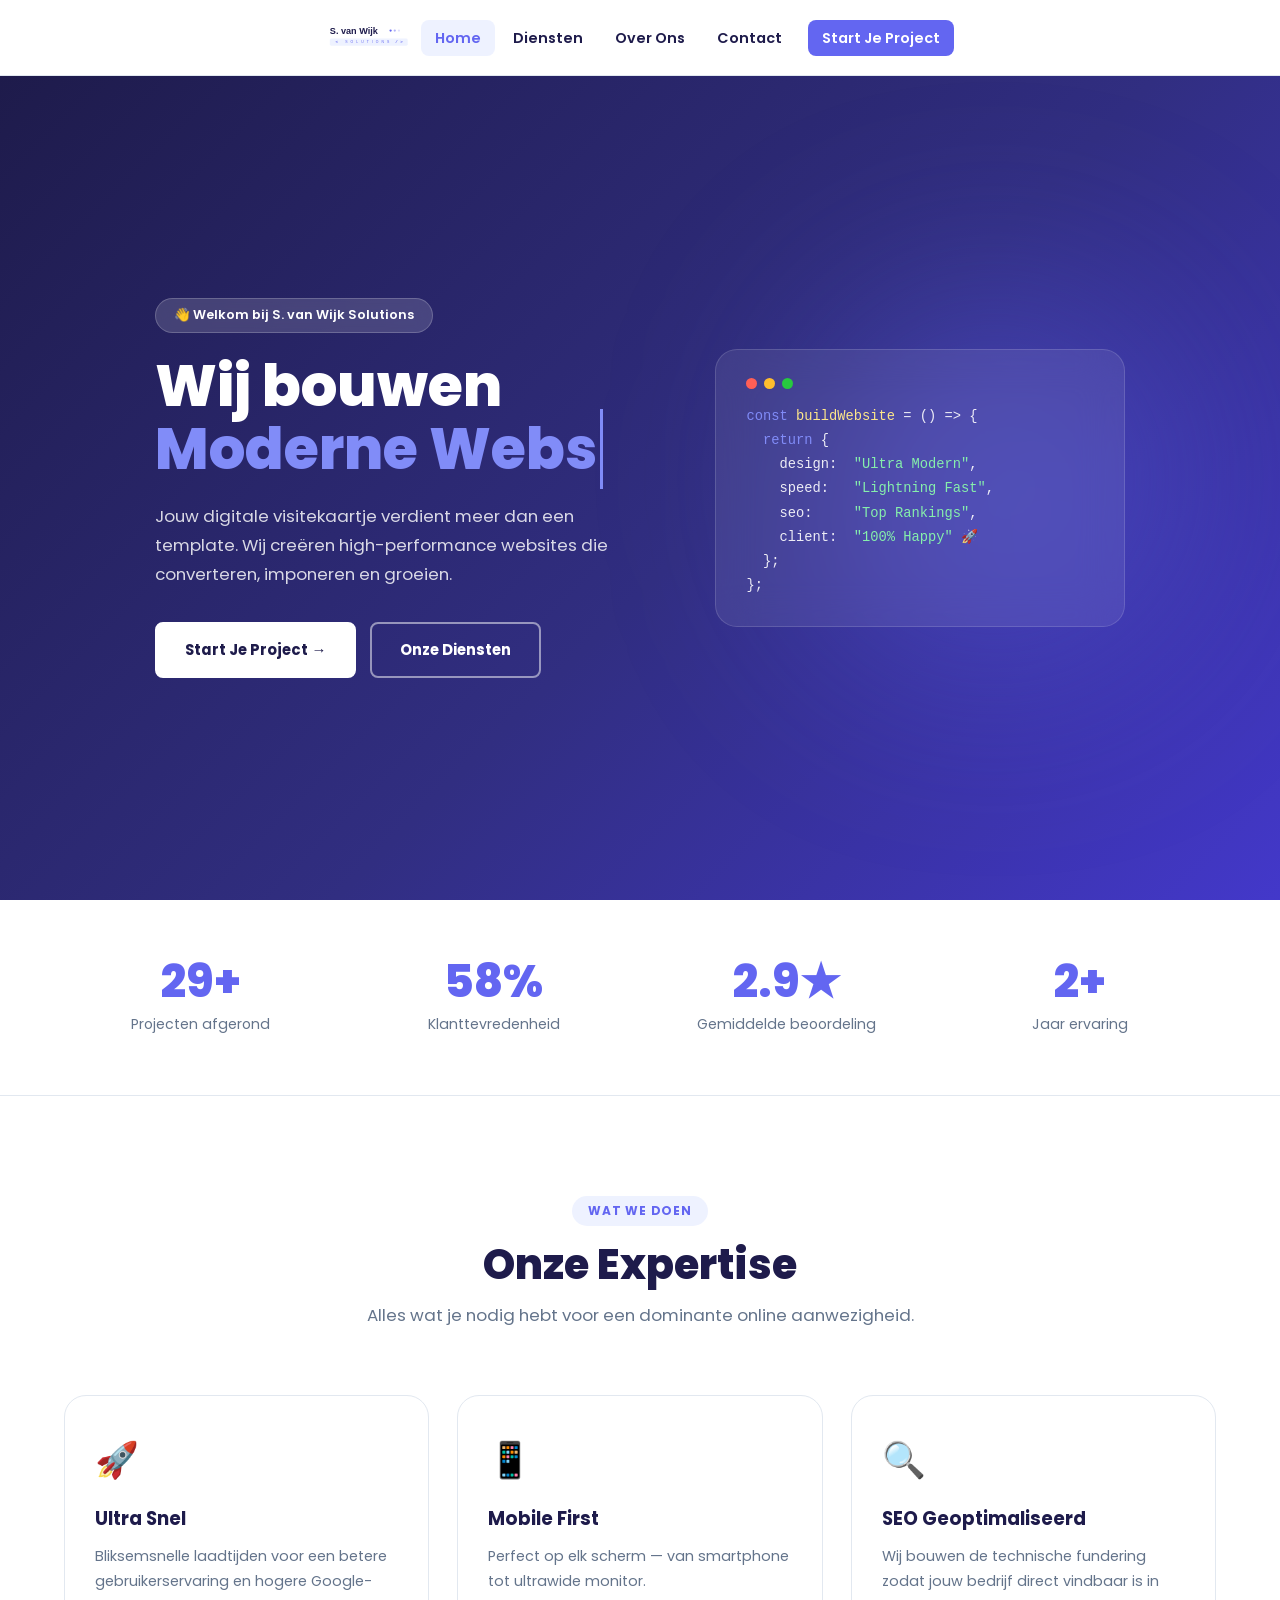
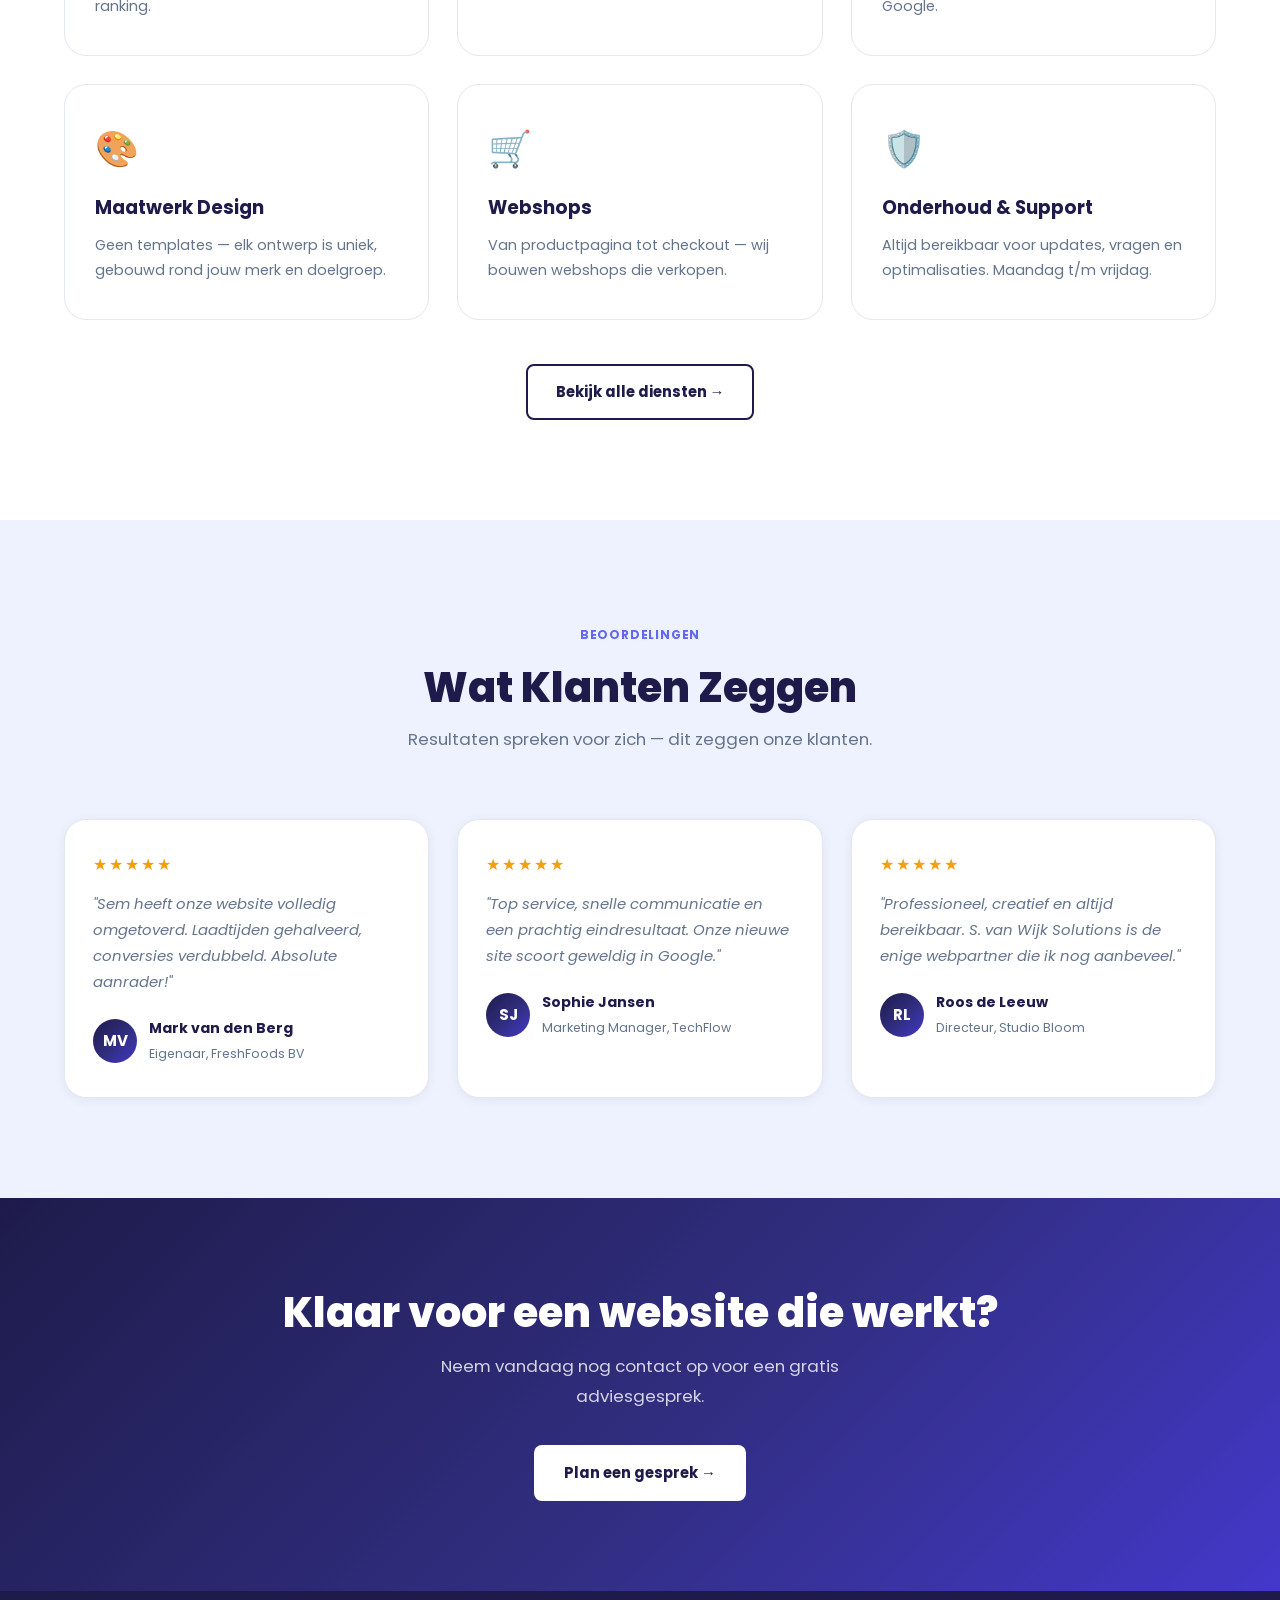
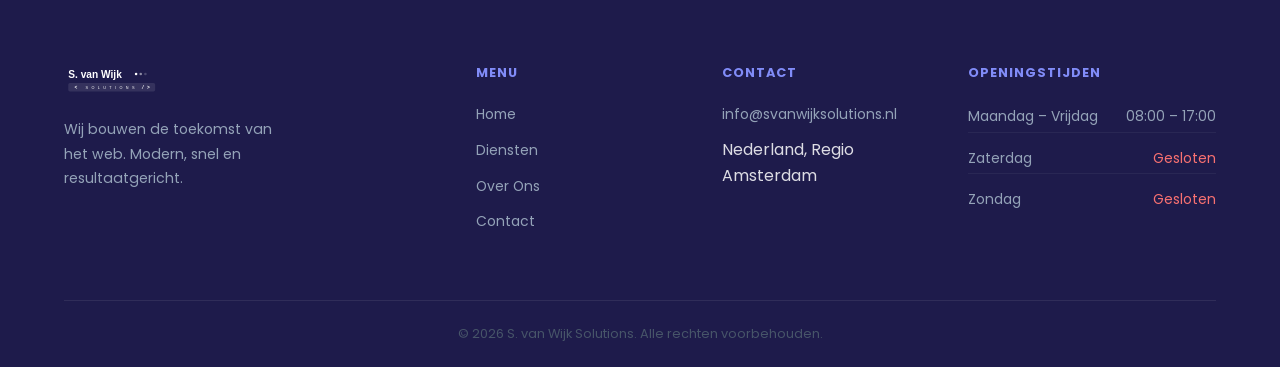
<file: index.html>
<!DOCTYPE html>
<html lang="nl">
<head>
  <meta charset="UTF-8">
  <meta name="viewport" content="width=device-width, initial-scale=1.0">
  <title>S. van Wijk Solutions | Moderne Websites & Maatwerk</title>
  <meta name="description" content="S. van Wijk Solutions bouwt ultra-moderne, snelle en SEO-geoptimaliseerde websites en webshops voor bedrijven in heel Nederland.">
  <link rel="preconnect" href="https://fonts.googleapis.com">
  <link rel="preconnect" href="https://fonts.gstatic.com" crossorigin>
  <link href="https://fonts.googleapis.com/css2?family=Poppins:wght@300;400;600;700;800&display=swap" rel="stylesheet">
  <link rel="stylesheet" href="style.css">
</head>
<body>

  <div id="header-placeholder"></div>

  <main>

    <!-- ===== HERO ===== -->
    <section class="hero">
      <div class="container">
        <div class="hero__grid">
          <div class="hero__content">
            <span class="hero__badge">👋 Welkom bij S. van Wijk Solutions</span>
            <h1>Wij bouwen<br><span class="typewriter" id="typewriter"></span></h1>
            <p class="hero__sub">Jouw digitale visitekaartje verdient meer dan een template. Wij creëren high-performance websites die converteren, imponeren en groeien.</p>
            <div class="hero__btns">
              <a href="contact.html" class="btn btn--white">Start Je Project →</a>
              <a href="diensten.html" class="btn btn--outline" style="border-color:rgba(255,255,255,.5);color:#fff;">Onze Diensten</a>
            </div>
          </div>
          <div class="hero__visual">
            <div class="code-card">
              <div class="code-card__dots">
                <span></span><span></span><span></span>
              </div>
              <pre><span class="kw">const</span> <span class="fn">buildWebsite</span> = () => {
  <span class="kw">return</span> {
    design:  <span class="str">"Ultra Modern"</span>,
    speed:   <span class="str">"Lightning Fast"</span>,
    seo:     <span class="str">"Top Rankings"</span>,
    client:  <span class="str">"100% Happy"</span> 🚀
  };
};</pre>
            </div>
            <div class="hero__blob"></div>
          </div>
        </div>
      </div>
    </section>

    <!-- ===== STATS ===== -->
    <section class="stats">
      <div class="container">
        <div class="stats__grid">
          <div class="reveal reveal--delay-1">
            <div class="stat__num"><span data-count="50" data-suffix="+">0+</span></div>
            <div class="stat__label">Projecten afgerond</div>
          </div>
          <div class="reveal reveal--delay-2">
            <div class="stat__num"><span data-count="100" data-suffix="%">0%</span></div>
            <div class="stat__label">Klanttevredenheid</div>
          </div>
          <div class="reveal reveal--delay-3">
            <div class="stat__num"><span data-count="4.9" data-suffix="★">0★</span></div>
            <div class="stat__label">Gemiddelde beoordeling</div>
          </div>
          <div class="reveal">
            <div class="stat__num"><span data-count="5" data-suffix="+">0+</span></div>
            <div class="stat__label">Jaar ervaring</div>
          </div>
        </div>
      </div>
    </section>

    <!-- ===== DIENSTEN ===== -->
    <section class="section section--alt" id="diensten">
      <div class="container">
        <div class="section-header reveal">
          <span class="tag">WAT WE DOEN</span>
          <h2>Onze Expertise</h2>
          <p>Alles wat je nodig hebt voor een dominante online aanwezigheid.</p>
        </div>
        <div class="grid--3">
          <div class="card reveal reveal--delay-1">
            <span class="card__icon">🚀</span>
            <h3>Ultra Snel</h3>
            <p>Bliksemsnelle laadtijden voor een betere gebruikerservaring en hogere Google-ranking.</p>
          </div>
          <div class="card reveal reveal--delay-2">
            <span class="card__icon">📱</span>
            <h3>Mobile First</h3>
            <p>Perfect op elk scherm — van smartphone tot ultrawide monitor.</p>
          </div>
          <div class="card reveal reveal--delay-3">
            <span class="card__icon">🔍</span>
            <h3>SEO Geoptimaliseerd</h3>
            <p>Wij bouwen de technische fundering zodat jouw bedrijf direct vindbaar is in Google.</p>
          </div>
          <div class="card reveal reveal--delay-1">
            <span class="card__icon">🎨</span>
            <h3>Maatwerk Design</h3>
            <p>Geen templates — elk ontwerp is uniek, gebouwd rond jouw merk en doelgroep.</p>
          </div>
          <div class="card reveal reveal--delay-2">
            <span class="card__icon">🛒</span>
            <h3>Webshops</h3>
            <p>Van productpagina tot checkout — wij bouwen webshops die verkopen.</p>
          </div>
          <div class="card reveal reveal--delay-3">
            <span class="card__icon">🛡️</span>
            <h3>Onderhoud & Support</h3>
            <p>Altijd bereikbaar voor updates, vragen en optimalisaties. Maandag t/m vrijdag.</p>
          </div>
        </div>
        <div style="text-align:center; margin-top:44px;" class="reveal">
          <a href="diensten.html" class="btn btn--outline">Bekijk alle diensten →</a>
        </div>
      </div>
    </section>

    <!-- ===== TESTIMONIALS ===== -->
    <section class="section testimonials">
      <div class="container">
        <div class="section-header reveal">
          <span class="tag">BEOORDELINGEN</span>
          <h2>Wat Klanten Zeggen</h2>
          <p>Resultaten spreken voor zich — dit zeggen onze klanten.</p>
        </div>
        <div class="grid--3">
          <div class="test-card reveal reveal--delay-1">
            <div class="test-card__stars">★★★★★</div>
            <p>"Sem heeft onze website volledig omgetoverd. Laadtijden gehalveerd, conversies verdubbeld. Absolute aanrader!"</p>
            <div class="test-card__author">
              <div class="avatar">MV</div>
              <div>
                <strong>Mark van den Berg</strong>
                <span>Eigenaar, FreshFoods BV</span>
              </div>
            </div>
          </div>
          <div class="test-card reveal reveal--delay-2">
            <div class="test-card__stars">★★★★★</div>
            <p>"Top service, snelle communicatie en een prachtig eindresultaat. Onze nieuwe site scoort geweldig in Google."</p>
            <div class="test-card__author">
              <div class="avatar">SJ</div>
              <div>
                <strong>Sophie Jansen</strong>
                <span>Marketing Manager, TechFlow</span>
              </div>
            </div>
          </div>
          <div class="test-card reveal reveal--delay-3">
            <div class="test-card__stars">★★★★★</div>
            <p>"Professioneel, creatief en altijd bereikbaar. S. van Wijk Solutions is de enige webpartner die ik nog aanbeveel."</p>
            <div class="test-card__author">
              <div class="avatar">RL</div>
              <div>
                <strong>Roos de Leeuw</strong>
                <span>Directeur, Studio Bloom</span>
              </div>
            </div>
          </div>
        </div>
      </div>
    </section>

    <!-- ===== CTA BANNER ===== -->
    <section class="cta-banner reveal">
      <div class="container">
        <h2>Klaar voor een website die werkt?</h2>
        <p>Neem vandaag nog contact op voor een gratis adviesgesprek.</p>
        <a href="contact.html" class="btn btn--white">Plan een gesprek →</a>
      </div>
    </section>

  </main>

  <div id="footer-placeholder"></div>
  <script src="js/script.js"></script>
</body>
</html>
</file>
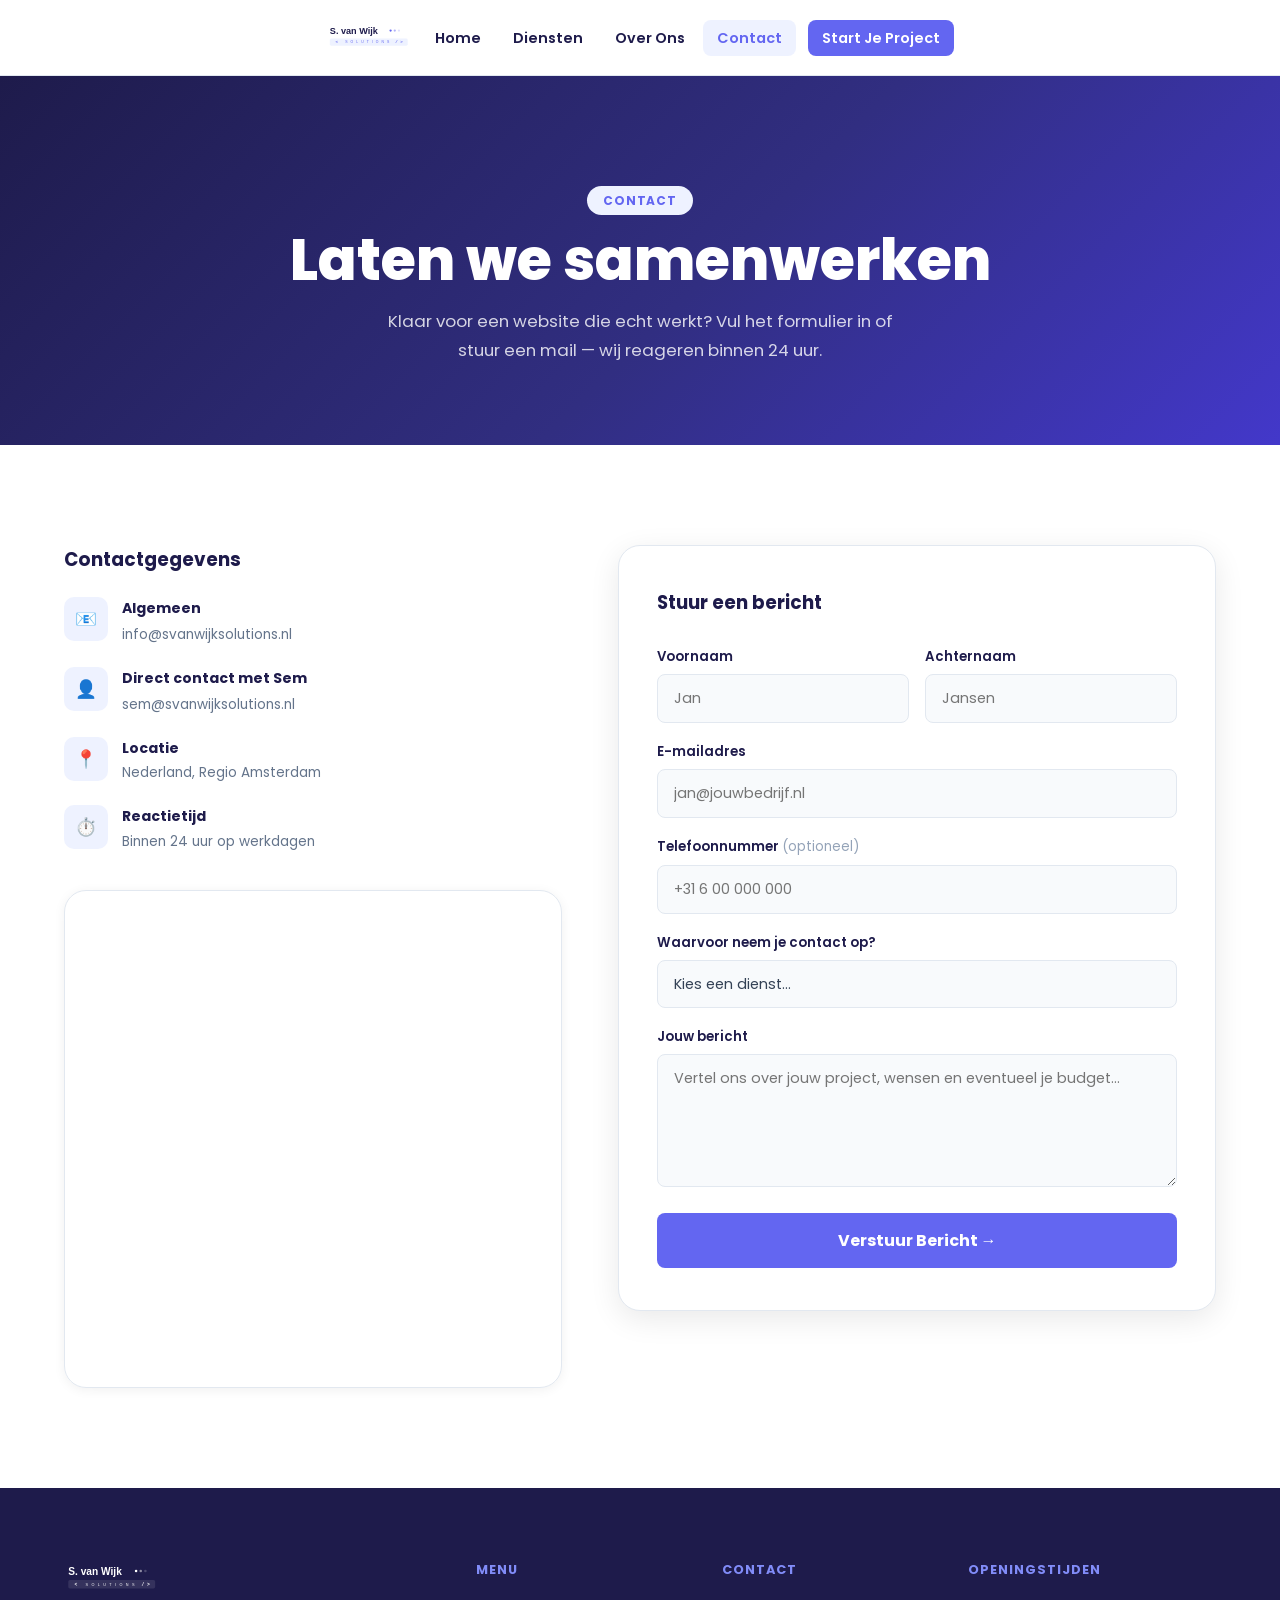
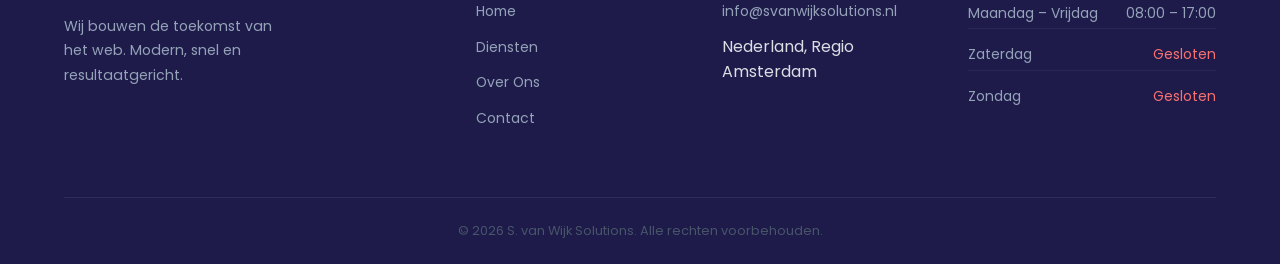
<file: contact.html>
<!DOCTYPE html>
<html lang="nl">
<head>
  <meta charset="UTF-8">
  <meta name="viewport" content="width=device-width, initial-scale=1.0">
  <title>Contact | S. van Wijk Solutions</title>
  <meta name="description" content="Neem contact op met S. van Wijk Solutions voor een vrijblijvend gesprek over jouw nieuwe website of webshop.">
  <link rel="preconnect" href="https://fonts.googleapis.com">
  <link rel="preconnect" href="https://fonts.gstatic.com" crossorigin>
  <link href="https://fonts.googleapis.com/css2?family=Poppins:wght@300;400;600;700;800&display=swap" rel="stylesheet">
  <link rel="stylesheet" href="style.css">
</head>
<body>

  <div id="header-placeholder"></div>

  <main>

    <!-- ===== PAGE HERO ===== -->
    <section class="page-hero">
      <div class="container">
        <span class="tag">CONTACT</span>
        <h1>Laten we samenwerken</h1>
        <p>Klaar voor een website die echt werkt? Vul het formulier in of stuur een mail — wij reageren binnen 24 uur.</p>
      </div>
    </section>

    <!-- ===== CONTACT SPLIT ===== -->
    <section class="section section--alt">
      <div class="container">
        <div class="contact-split reveal">

          <!-- Links: info + kaart -->
          <div>
            <div class="contact-info">
              <h3>Contactgegevens</h3>
              <div class="info-item">
                <div class="info-icon">📧</div>
                <div>
                  <h4>Algemeen</h4>
                  <a href="mailto:info@svanwijksolutions.nl">info@svanwijksolutions.nl</a>
                </div>
              </div>
              <div class="info-item">
                <div class="info-icon">👤</div>
                <div>
                  <h4>Direct contact met Sem</h4>
                  <a href="mailto:sem@svanwijksolutions.nl">sem@svanwijksolutions.nl</a>
                </div>
              </div>
              <div class="info-item">
                <div class="info-icon">📍</div>
                <div>
                  <h4>Locatie</h4>
                  <p>Nederland, Regio Amsterdam</p>
                </div>
              </div>
              <div class="info-item">
                <div class="info-icon">⏱️</div>
                <div>
                  <h4>Reactietijd</h4>
                  <p>Binnen 24 uur op werkdagen</p>
                </div>
              </div>
            </div>

            <!-- Google Maps -->
            <div class="map-wrap">
              <iframe
                src="https://www.google.com/maps/embed?pb=!1m18!1m12!1m3!1d156434.84239849204!2d4.743949!3d52.284242!2m3!1f0!2f0!3f0!3m2!1i1024!2i768!4f13.1!3m3!1m2!1s0x47c609c3db074b65%3A0x86915038ee823126!2sAmsterdam!5e0!3m2!1snl!2snl!4v1700000000000"
                title="Locatie S. van Wijk Solutions — Regio Amsterdam"
                loading="lazy"
                allowfullscreen
                referrerpolicy="no-referrer-when-downgrade">
              </iframe>
            </div>
          </div>

          <!-- Rechts: formulier -->
          <div class="contact-form-wrap">
            <h3>Stuur een bericht</h3>
            <!--
              Vervang de action-URL door jouw eigen Formspree endpoint:
              action="https://formspree.io/f/JOUW-ID"
            -->
            <form action="#" method="POST">
              <div class="form-row">
                <div class="form-group">
                  <label for="voornaam">Voornaam</label>
                  <input type="text" id="voornaam" name="voornaam" placeholder="Jan" required>
                </div>
                <div class="form-group">
                  <label for="achternaam">Achternaam</label>
                  <input type="text" id="achternaam" name="achternaam" placeholder="Jansen" required>
                </div>
              </div>
              <div class="form-group">
                <label for="email">E-mailadres</label>
                <input type="email" id="email" name="email" placeholder="jan@jouwbedrijf.nl" required>
              </div>
              <div class="form-group">
                <label for="telefoon">Telefoonnummer <span style="font-weight:400;color:#94a3b8;">(optioneel)</span></label>
                <input type="tel" id="telefoon" name="telefoon" placeholder="+31 6 00 000 000">
              </div>
              <div class="form-group">
                <label for="dienst">Waarvoor neem je contact op?</label>
                <select id="dienst" name="dienst" required>
                  <option value="" disabled selected>Kies een dienst...</option>
                  <option value="nieuwe-website">Nieuwe Website</option>
                  <option value="webshop">Webshop</option>
                  <option value="redesign">Redesign bestaande website</option>
                  <option value="seo">SEO-optimalisatie</option>
                  <option value="landingspagina">Landingspagina</option>
                  <option value="onderhoud">Onderhoud & Support</option>
                  <option value="anders">Anders</option>
                </select>
              </div>
              <div class="form-group">
                <label for="bericht">Jouw bericht</label>
                <textarea id="bericht" name="bericht" rows="5" placeholder="Vertel ons over jouw project, wensen en eventueel je budget..." required></textarea>
              </div>
              <button type="submit" class="form-submit">Verstuur Bericht →</button>
            </form>
          </div>

        </div>
      </div>
    </section>

  </main>

  <div id="footer-placeholder"></div>
  <script src="js/script.js"></script>
</body>
</html>
</file>
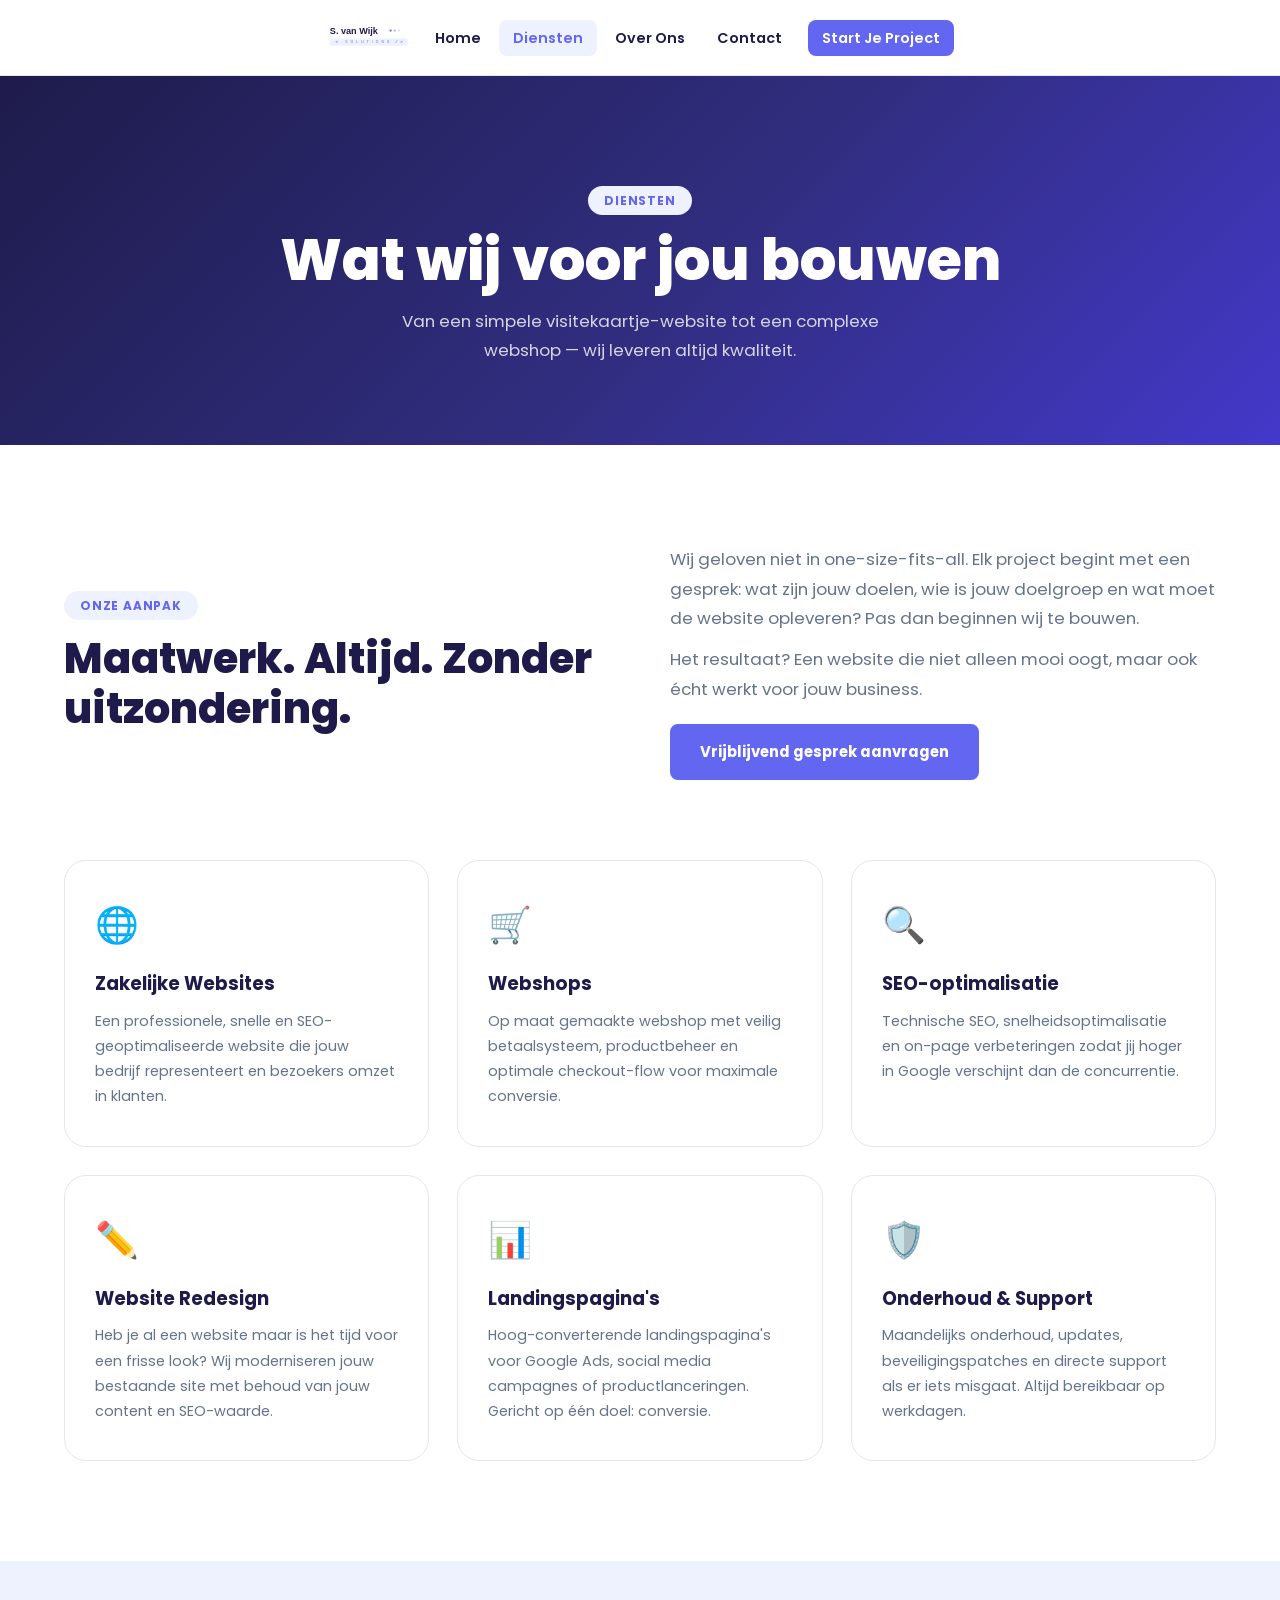
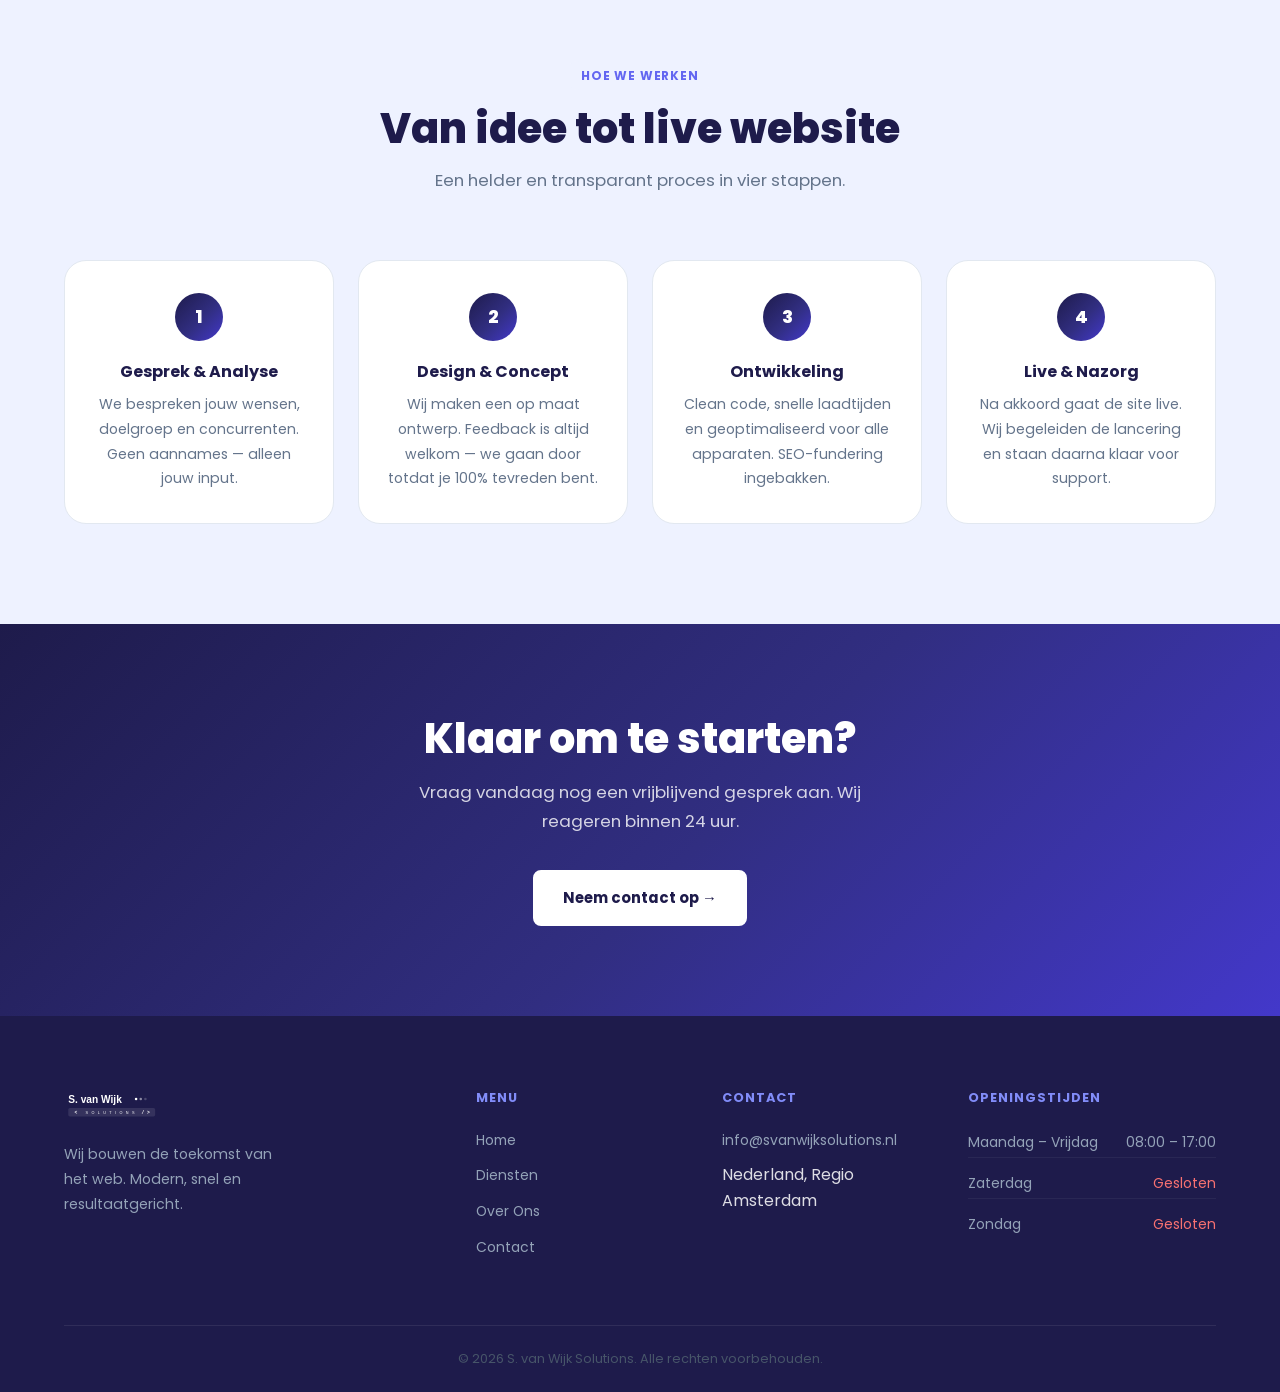
<file: diensten.html>
<!DOCTYPE html>
<html lang="nl">
<head>
  <meta charset="UTF-8">
  <meta name="viewport" content="width=device-width, initial-scale=1.0">
  <title>Diensten | S. van Wijk Solutions</title>
  <meta name="description" content="Bekijk alle diensten van S. van Wijk Solutions: websites, webshops, SEO, maatwerk en onderhoud.">
  <link rel="preconnect" href="https://fonts.googleapis.com">
  <link rel="preconnect" href="https://fonts.gstatic.com" crossorigin>
  <link href="https://fonts.googleapis.com/css2?family=Poppins:wght@300;400;600;700;800&display=swap" rel="stylesheet">
  <link rel="stylesheet" href="style.css">
</head>
<body>

  <div id="header-placeholder"></div>

  <main>

    <!-- ===== PAGE HERO ===== -->
    <section class="page-hero">
      <div class="container">
        <span class="tag">DIENSTEN</span>
        <h1>Wat wij voor jou bouwen</h1>
        <p>Van een simpele visitekaartje-website tot een complexe webshop — wij leveren altijd kwaliteit.</p>
      </div>
    </section>

    <!-- ===== INTRO ===== -->
    <section class="section section--alt">
      <div class="container">
        <div class="diensten-intro reveal">
          <div>
            <span class="tag">ONZE AANPAK</span>
            <h2>Maatwerk. Altijd. Zonder uitzondering.</h2>
          </div>
          <div>
            <p>Wij geloven niet in one-size-fits-all. Elk project begint met een gesprek: wat zijn jouw doelen, wie is jouw doelgroep en wat moet de website opleveren? Pas dan beginnen wij te bouwen.</p>
            <p style="margin-top:12px;">Het resultaat? Een website die niet alleen mooi oogt, maar ook écht werkt voor jouw business.</p>
                          <a href="contact.html" class="btn btn--primary">Vrijblijvend gesprek aanvragen</a>
          </div>
        </div>

        <!-- Diensten cards -->
        <div class="grid--3">
          <div class="card reveal reveal--delay-1">
            <span class="card__icon">🌐</span>
            <h3>Zakelijke Websites</h3>
            <p>Een professionele, snelle en SEO-geoptimaliseerde website die jouw bedrijf representeert en bezoekers omzet in klanten.</p>
          </div>
          <div class="card reveal reveal--delay-2">
            <span class="card__icon">🛒</span>
            <h3>Webshops</h3>
            <p>Op maat gemaakte webshop met veilig betaalsysteem, productbeheer en optimale checkout-flow voor maximale conversie.</p>
          </div>
          <div class="card reveal reveal--delay-3">
            <span class="card__icon">🔍</span>
            <h3>SEO-optimalisatie</h3>
            <p>Technische SEO, snelheidsoptimalisatie en on-page verbeteringen zodat jij hoger in Google verschijnt dan de concurrentie.</p>
          </div>
          <div class="card reveal reveal--delay-1">
            <span class="card__icon">✏️</span>
            <h3>Website Redesign</h3>
            <p>Heb je al een website maar is het tijd voor een frisse look? Wij moderniseren jouw bestaande site met behoud van jouw content en SEO-waarde.</p>
          </div>
          <div class="card reveal reveal--delay-2">
            <span class="card__icon">📊</span>
            <h3>Landingspagina's</h3>
            <p>Hoog-converterende landingspagina's voor Google Ads, social media campagnes of productlanceringen. Gericht op één doel: conversie.</p>
          </div>
          <div class="card reveal reveal--delay-3">
            <span class="card__icon">🛡️</span>
            <h3>Onderhoud & Support</h3>
            <p>Maandelijks onderhoud, updates, beveiligingspatches en directe support als er iets misgaat. Altijd bereikbaar op werkdagen.</p>
          </div>
        </div>
      </div>
    </section>

    <!-- ===== WERKPROCES ===== -->
    <section class="section process">
      <div class="container">
        <div class="section-header reveal">
          <span class="tag">HOE WE WERKEN</span>
          <h2>Van idee tot live website</h2>
          <p>Een helder en transparant proces in vier stappen.</p>
        </div>
        <div class="process-steps">
          <div class="process-step reveal reveal--delay-1">
            <div class="process-step__num">1</div>
            <h3>Gesprek & Analyse</h3>
            <p>We bespreken jouw wensen, doelgroep en concurrenten. Geen aannames — alleen jouw input.</p>
          </div>
          <div class="process-step reveal reveal--delay-2">
            <div class="process-step__num">2</div>
            <h3>Design & Concept</h3>
            <p>Wij maken een op maat ontwerp. Feedback is altijd welkom — we gaan door totdat je 100% tevreden bent.</p>
          </div>
          <div class="process-step reveal reveal--delay-3">
            <div class="process-step__num">3</div>
            <h3>Ontwikkeling</h3>
            <p>Clean code, snelle laadtijden en geoptimaliseerd voor alle apparaten. SEO-fundering ingebakken.</p>
          </div>
          <div class="process-step reveal">
            <div class="process-step__num">4</div>
            <h3>Live & Nazorg</h3>
            <p>Na akkoord gaat de site live. Wij begeleiden de lancering en staan daarna klaar voor support.</p>
          </div>
        </div>
      </div>
    </section>

    <!-- ===== CTA ===== -->
    <section class="cta-banner reveal">
      <div class="container">
        <h2>Klaar om te starten?</h2>
        <p>Vraag vandaag nog een vrijblijvend gesprek aan. Wij reageren binnen 24 uur.</p>
        <a href="contact.html" class="btn btn--white">Neem contact op →</a>
      </div>
    </section>

  </main>

  <div id="footer-placeholder"></div>
  <script src="js/script.js"></script>
</body>
</html>
</file>
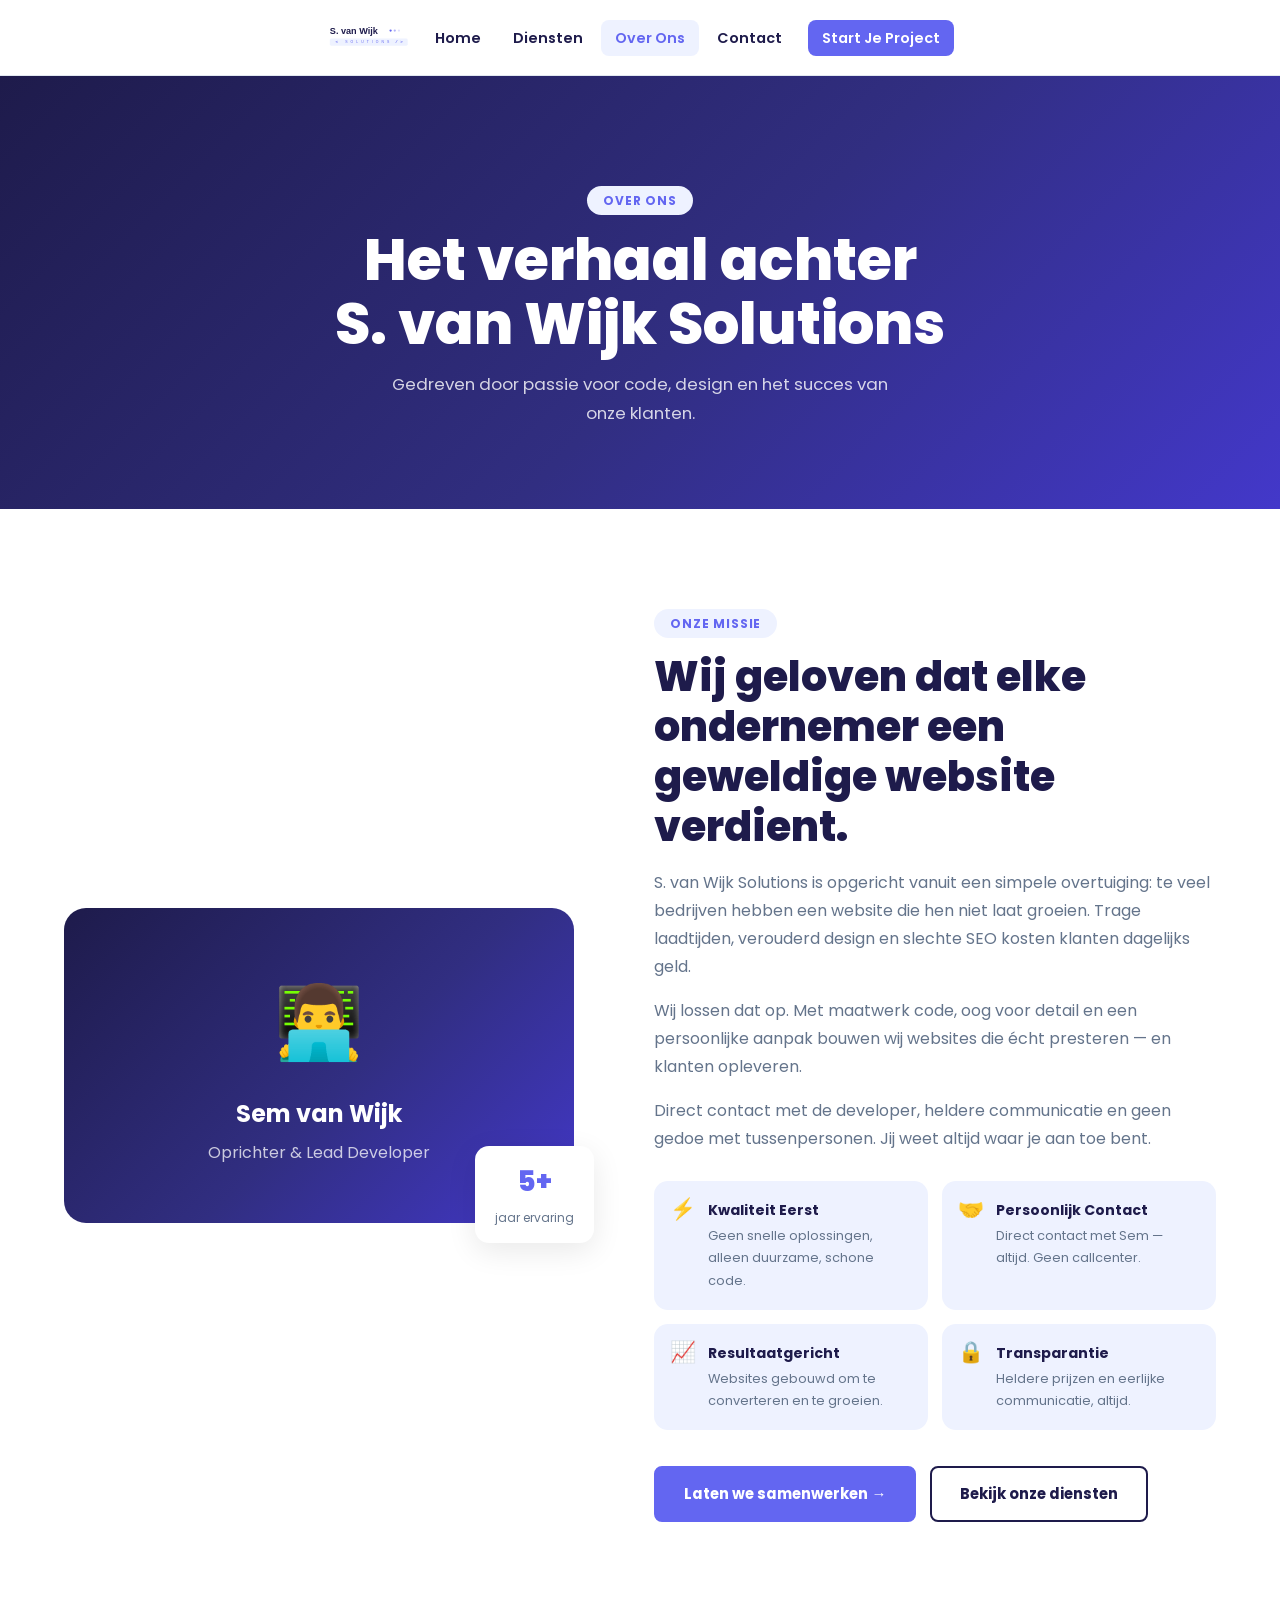
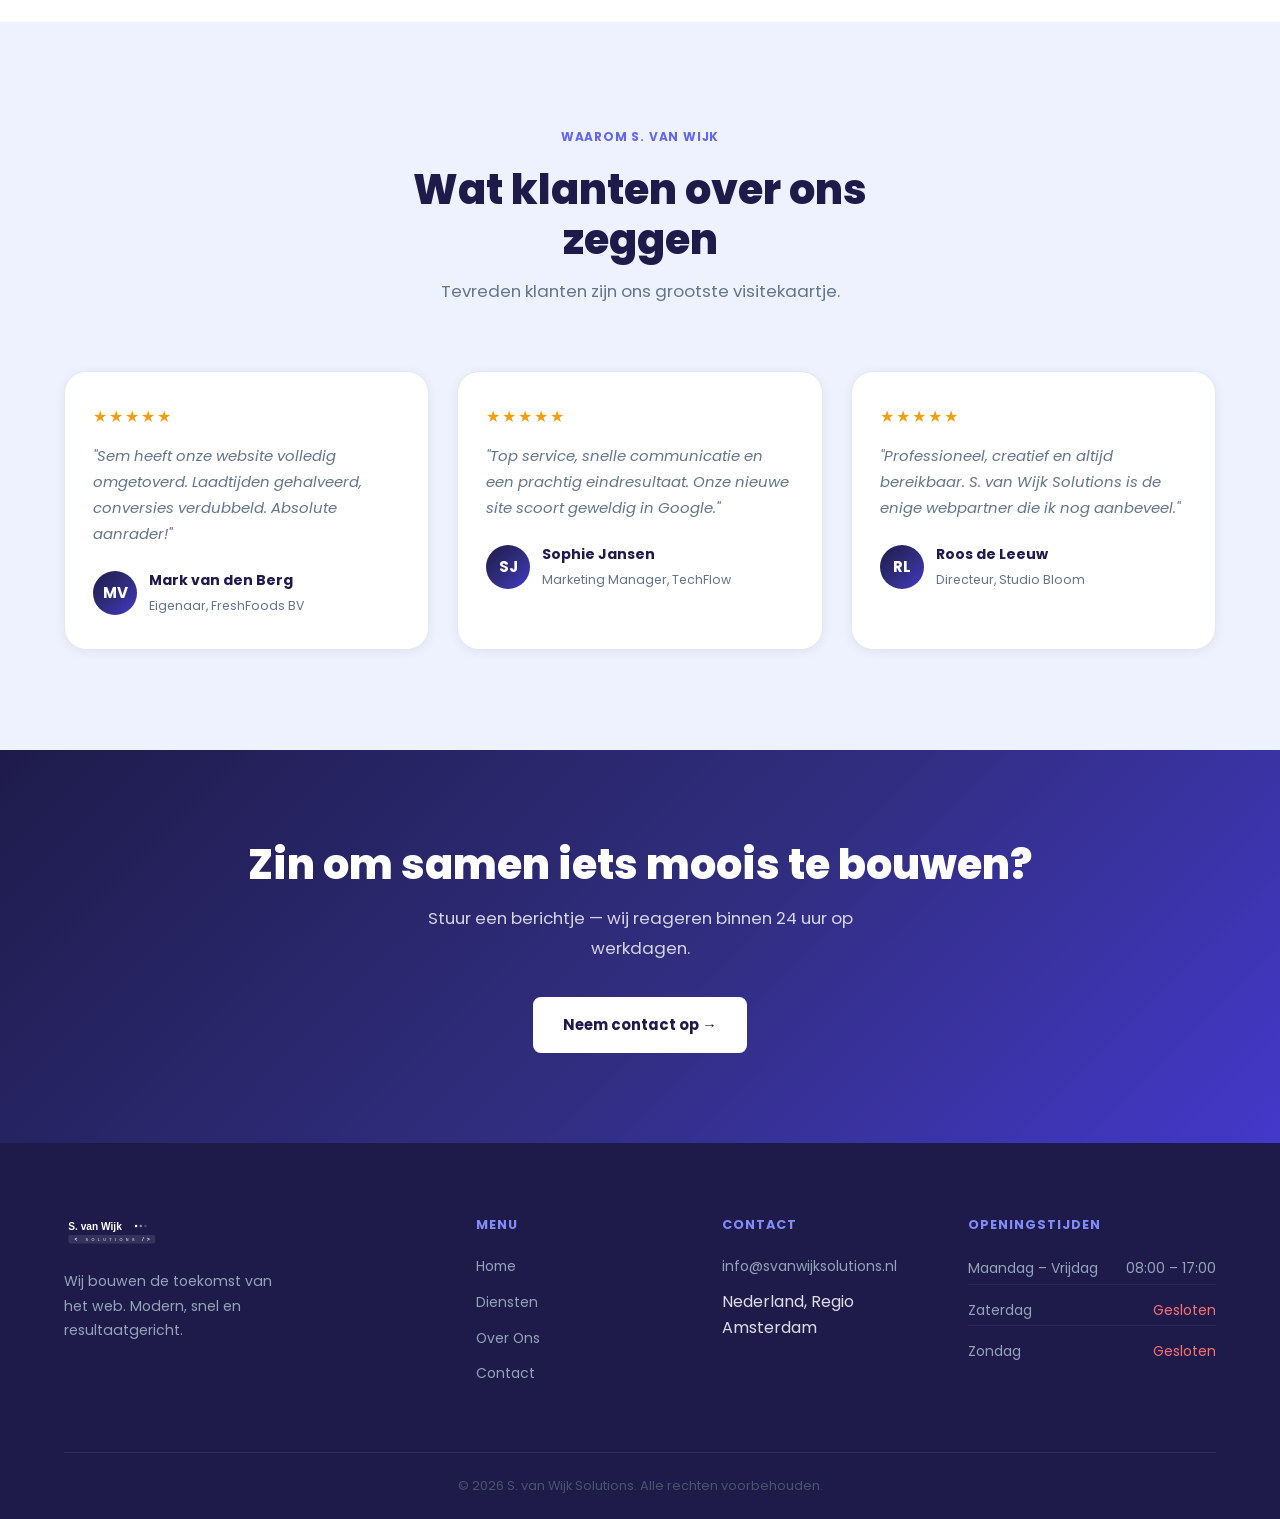
<file: over-ons.html>
<!DOCTYPE html>
<html lang="nl">
<head>
  <meta charset="UTF-8">
  <meta name="viewport" content="width=device-width, initial-scale=1.0">
  <title>Over Ons | S. van Wijk Solutions</title>
  <meta name="description" content="Leer Sem van Wijk kennen — oprichter en lead developer van S. van Wijk Solutions. Passie voor code, design en klantsucces.">
  <link rel="preconnect" href="https://fonts.googleapis.com">
  <link rel="preconnect" href="https://fonts.gstatic.com" crossorigin>
  <link href="https://fonts.googleapis.com/css2?family=Poppins:wght@300;400;600;700;800&display=swap" rel="stylesheet">
  <link rel="stylesheet" href="style.css">
</head>
<body>

  <div id="header-placeholder"></div>

  <main>

    <!-- ===== PAGE HERO ===== -->
    <section class="page-hero">
      <div class="container">
        <span class="tag">OVER ONS</span>
        <h1>Het verhaal achter<br>S. van Wijk Solutions</h1>
        <p>Gedreven door passie voor code, design en het succes van onze klanten.</p>
      </div>
    </section>

    <!-- ===== OVER ONS MAIN ===== -->
    <section class="section section--alt">
      <div class="container">
        <div class="about-grid reveal">

          <!-- Visual / foto kolom -->
          <div class="about-visual__wrap" style="position:relative;">
            <div class="about-visual">
              <!--
                Vervang de emoji hieronder door een echte foto:
                <img src="/assets/images/sem-van-wijk.webp" alt="Sem van Wijk" loading="lazy"
                     style="width:100%;border-radius:16px;object-fit:cover;aspect-ratio:1/1;">
              -->
              <div class="about-visual__emoji">👨‍💻</div>
              <h3>Sem van Wijk</h3>
              <p>Oprichter & Lead Developer</p>
            </div>
            <div class="about-badge">
              <strong>5+</strong>
              <span>jaar ervaring</span>
            </div>
          </div>

          <!-- Tekst kolom -->
          <div class="about-text">
            <span class="tag">ONZE MISSIE</span>
            <h2>Wij geloven dat elke ondernemer een geweldige website verdient.</h2>
            <p>S. van Wijk Solutions is opgericht vanuit een simpele overtuiging: te veel bedrijven hebben een website die hen niet laat groeien. Trage laadtijden, verouderd design en slechte SEO kosten klanten dagelijks geld.</p>
            <p>Wij lossen dat op. Met maatwerk code, oog voor detail en een persoonlijke aanpak bouwen wij websites die écht presteren — en klanten opleveren.</p>
            <p>Direct contact met de developer, heldere communicatie en geen gedoe met tussenpersonen. Jij weet altijd waar je aan toe bent.</p>

            <div class="values">
              <div class="value-item">
                <span class="value-item__icon">⚡</span>
                <div>
                  <h4>Kwaliteit Eerst</h4>
                  <p>Geen snelle oplossingen, alleen duurzame, schone code.</p>
                </div>
              </div>
              <div class="value-item">
                <span class="value-item__icon">🤝</span>
                <div>
                  <h4>Persoonlijk Contact</h4>
                  <p>Direct contact met Sem — altijd. Geen callcenter.</p>
                </div>
              </div>
              <div class="value-item">
                <span class="value-item__icon">📈</span>
                <div>
                  <h4>Resultaatgericht</h4>
                  <p>Websites gebouwd om te converteren en te groeien.</p>
                </div>
              </div>
              <div class="value-item">
                <span class="value-item__icon">🔒</span>
                <div>
                  <h4>Transparantie</h4>
                  <p>Heldere prijzen en eerlijke communicatie, altijd.</p>
                </div>
              </div>
            </div>

            <div style="margin-top:36px; display:flex; gap:14px; flex-wrap:wrap;">
              <a href="contact.html" class="btn btn--primary">Laten we samenwerken →</a>
              <a href="diensten.html" class="btn btn--outline">Bekijk onze diensten</a>
            </div>
          </div>

        </div>
      </div>
    </section>

    <!-- ===== WAAROM WIJ ===== -->
    <section class="section testimonials">
      <div class="container">
        <div class="section-header reveal">
          <span class="tag">WAAROM S. VAN WIJK</span>
          <h2>Wat klanten over ons zeggen</h2>
          <p>Tevreden klanten zijn ons grootste visitekaartje.</p>
        </div>
        <div class="grid--3">
          <div class="test-card reveal reveal--delay-1">
            <div class="test-card__stars">★★★★★</div>
            <p>"Sem heeft onze website volledig omgetoverd. Laadtijden gehalveerd, conversies verdubbeld. Absolute aanrader!"</p>
            <div class="test-card__author">
              <div class="avatar">MV</div>
              <div>
                <strong>Mark van den Berg</strong>
                <span>Eigenaar, FreshFoods BV</span>
              </div>
            </div>
          </div>
          <div class="test-card reveal reveal--delay-2">
            <div class="test-card__stars">★★★★★</div>
            <p>"Top service, snelle communicatie en een prachtig eindresultaat. Onze nieuwe site scoort geweldig in Google."</p>
            <div class="test-card__author">
              <div class="avatar">SJ</div>
              <div>
                <strong>Sophie Jansen</strong>
                <span>Marketing Manager, TechFlow</span>
              </div>
            </div>
          </div>
          <div class="test-card reveal reveal--delay-3">
            <div class="test-card__stars">★★★★★</div>
            <p>"Professioneel, creatief en altijd bereikbaar. S. van Wijk Solutions is de enige webpartner die ik nog aanbeveel."</p>
            <div class="test-card__author">
              <div class="avatar">RL</div>
              <div>
                <strong>Roos de Leeuw</strong>
                <span>Directeur, Studio Bloom</span>
              </div>
            </div>
          </div>
        </div>
      </div>
    </section>

    <!-- ===== CTA ===== -->
    <section class="cta-banner reveal">
      <div class="container">
        <h2>Zin om samen iets moois te bouwen?</h2>
        <p>Stuur een berichtje — wij reageren binnen 24 uur op werkdagen.</p>
        <a href="contact.html" class="btn btn--white">Neem contact op →</a>
      </div>
    </section>

  </main>

  <div id="footer-placeholder"></div>
  <script src="js/script.js"></script>
</body>
</html>
</file>
<file: style.css>
/* ============================================================
   DESIGN TOKENS
============================================================ */
:root {
  --clr-primary:   #1e1b4b;
  --clr-accent:    #6366f1;
  --clr-accent-h:  #4f46e5;
  --clr-accent2:   #818cf8;
  --clr-soft:      #eef2ff;
  --clr-text:      #334155;
  --clr-muted:     #64748b;
  --clr-light:     #f8fafc;
  --clr-white:     #ffffff;
  --clr-border:    #e2e8f0;

  --gradient: linear-gradient(135deg, #1e1b4b 0%, #312e81 55%, #4338ca 100%);

  --radius-sm: 8px;
  --radius-md: 14px;
  --radius-lg: 22px;

  --shadow-sm: 0 2px 12px rgba(0,0,0,.06);
  --shadow-md: 0 8px 30px rgba(0,0,0,.09);
  --shadow-lg: 0 20px 60px rgba(0,0,0,.12);

  --tr: all .35s cubic-bezier(.165,.84,.44,1);

  --max-w: 1200px;
  --header-h: 76px;
}

/* ============================================================
   RESET & BASE
============================================================ */
*, *::before, *::after { margin: 0; padding: 0; box-sizing: border-box; }
html { scroll-behavior: smooth; font-size: 16px; }
body {
  font-family: 'Poppins', sans-serif;
  background: var(--clr-light);
  color: var(--clr-text);
  line-height: 1.6;
  overflow-x: hidden;
}
img { display: block; max-width: 100%; height: auto; }
a { color: inherit; }
ul[role="list"] { list-style: none; }

/* ============================================================
   TYPOGRAPHY
============================================================ */
h1 { font-size: clamp(2rem, 5vw, 3.6rem); font-weight: 800; line-height: 1.1; color: var(--clr-primary); }
h2 { font-size: clamp(1.6rem, 3.5vw, 2.6rem); font-weight: 800; line-height: 1.2; color: var(--clr-primary); }
h3 { font-size: 1.15rem; font-weight: 700; color: var(--clr-primary); }
p  { color: var(--clr-muted); line-height: 1.75; }

/* ============================================================
   LAYOUT UTILS
============================================================ */
.container {
  max-width: var(--max-w);
  margin-inline: auto;
  padding-inline: 24px;
}
.section { padding-block: 100px; }
.section--alt { background: var(--clr-white); }

.section-header {
  text-align: center;
  max-width: 600px;
  margin-inline: auto;
  margin-bottom: 64px;
}
.section-header p { margin-top: 12px; font-size: 1.05rem; }

.tag {
  display: inline-block;
  background: var(--clr-soft);
  color: var(--clr-accent);
  padding: 5px 16px;
  border-radius: 24px;
  font-size: .75rem;
  font-weight: 700;
  letter-spacing: .8px;
  text-transform: uppercase;
  margin-bottom: 14px;
}

/* ============================================================
   BUTTONS
============================================================ */
.btn {
  display: inline-block;
  padding: 14px 28px;
  border-radius: var(--radius-sm);
  font-family: 'Poppins', sans-serif;
  font-weight: 700;
  font-size: .93rem;
  text-decoration: none;
  cursor: pointer;
  border: 2px solid transparent;
  transition: var(--tr);
  white-space: nowrap;
}
.btn--primary {
  background: var(--clr-accent);
  color: var(--clr-white);
  border-color: var(--clr-accent);
}
.btn--primary:hover {
  background: var(--clr-accent-h);
  border-color: var(--clr-accent-h);
  transform: translateY(-2px);
  box-shadow: 0 10px 28px rgba(99,102,241,.35);
}
.btn--outline {
  background: transparent;
  color: var(--clr-primary);
  border-color: var(--clr-primary);
}
.btn--outline:hover {
  background: var(--clr-primary);
  color: var(--clr-white);
  transform: translateY(-2px);
}
.btn--white {
  background: var(--clr-white);
  color: var(--clr-primary);
  border-color: var(--clr-white);
}
.btn--white:hover {
  background: transparent;
  color: var(--clr-white);
  transform: translateY(-2px);
}

/* ============================================================
   HEADER
============================================================ */
header {
  position: sticky;
  top: 0;
  z-index: 900;
  background: rgba(255,255,255,.97);
  backdrop-filter: blur(12px);
  -webkit-backdrop-filter: blur(12px);
  height: var(--header-h);
  display: flex;
  align-items: center;
  border-bottom: 1px solid var(--clr-border);
  transition: box-shadow .3s ease;
}
header.scrolled { box-shadow: var(--shadow-md); }

.nav {
  display: flex;
  justify-content: space-between;
  align-items: center;
  width: 100%;
  height: 100%;
}

.nav__logo img {
  max-height: 34px;
  width: auto;
}

.nav__links {
  display: flex;
  align-items: center;
  gap: 4px;
}
.nav__links a {
  text-decoration: none;
  color: var(--clr-primary);
  font-weight: 600;
  font-size: .9rem;
  padding: 8px 14px;
  border-radius: var(--radius-sm);
  transition: var(--tr);
}
.nav__links a:hover,
.nav__links a.active {
  background: var(--clr-soft);
  color: var(--clr-accent);
}
.nav__cta {
  background: var(--clr-accent) !important;
  color: var(--clr-white) !important;
  margin-left: 8px;
  border-radius: var(--radius-sm) !important;
}
.nav__cta:hover {
  background: var(--clr-accent-h) !important;
  box-shadow: 0 6px 20px rgba(99,102,241,.3);
  transform: translateY(-1px);
}

/* Burger */
.nav__burger {
  display: none;
  flex-direction: column;
  justify-content: center;
  gap: 5px;
  background: none;
  border: none;
  cursor: pointer;
  padding: 6px;
  border-radius: var(--radius-sm);
  transition: var(--tr);
}
.nav__burger:hover { background: var(--clr-soft); }
.nav__burger span {
  display: block;
  width: 24px;
  height: 2px;
  background: var(--clr-primary);
  border-radius: 2px;
  transition: var(--tr);
}

/* Mobile overlay */
.mobile-overlay {
  position: fixed;
  inset: 0;
  background: var(--gradient);
  z-index: 950;
  display: flex;
  flex-direction: column;
  align-items: center;
  justify-content: center;
  gap: 8px;
  transform: translateX(100%);
  transition: transform .42s cubic-bezier(.165,.84,.44,1);
}
.mobile-overlay.active { transform: translateX(0); }

.mobile-overlay__close {
  position: absolute;
  top: 24px;
  right: 24px;
  background: rgba(255,255,255,.15);
  border: none;
  color: #fff;
  font-size: 1.3rem;
  width: 44px;
  height: 44px;
  border-radius: 50%;
  cursor: pointer;
  display: flex;
  align-items: center;
  justify-content: center;
  transition: var(--tr);
}
.mobile-overlay__close:hover { background: rgba(255,255,255,.25); }

.mobile-overlay nav ul { text-align: center; }
.mobile-overlay nav ul li { margin-bottom: 4px; }
.mobile-overlay nav a {
  display: block;
  color: #fff;
  font-size: 1.7rem;
  font-weight: 700;
  text-decoration: none;
  padding: 10px 28px;
  border-radius: var(--radius-md);
  opacity: .9;
  transition: var(--tr);
}
.mobile-overlay nav a:hover { background: rgba(255,255,255,.1); opacity: 1; }
.mobile-overlay .btn--primary {
  margin-top: 24px;
  font-size: 1rem;
}

/* ============================================================
   HERO
============================================================ */
.hero {
  min-height: calc(100vh - var(--header-h));
  background: var(--gradient);
  display: flex;
  align-items: center;
  padding-block: 80px;
  position: relative;
  overflow: hidden;
}
.hero__grid {
  display: grid;
  grid-template-columns: 1.1fr .9fr;
  gap: 60px;
  align-items: center;
}
.hero__badge {
  display: inline-block;
  background: rgba(255,255,255,.15);
  color: #fff;
  border: 1px solid rgba(255,255,255,.2);
  backdrop-filter: blur(8px);
  padding: 6px 18px;
  border-radius: 24px;
  font-size: .8rem;
  font-weight: 600;
  margin-bottom: 22px;
}
.hero h1 { color: #fff; margin-bottom: 20px; }
.hero h1 .typewriter {
  color: var(--clr-accent2);
  border-right: 3px solid var(--clr-accent2);
  padding-right: 3px;
  animation: blink .7s step-end infinite;
}
.hero__sub { color: rgba(255,255,255,.82); font-size: 1.05rem; max-width: 500px; }
.hero__btns { display: flex; gap: 14px; margin-top: 32px; flex-wrap: wrap; }

/* Floating code card */
.hero__visual { position: relative; }
.code-card {
  background: rgba(255,255,255,.08);
  backdrop-filter: blur(20px);
  -webkit-backdrop-filter: blur(20px);
  border: 1px solid rgba(255,255,255,.14);
  border-radius: var(--radius-lg);
  padding: 28px 30px;
  animation: float 6s ease-in-out infinite;
  position: relative;
  z-index: 2;
}
.code-card__dots { display: flex; gap: 7px; margin-bottom: 16px; }
.code-card__dots span {
  width: 11px; height: 11px; border-radius: 50%;
}
.code-card__dots span:nth-child(1) { background: #ff5f56; }
.code-card__dots span:nth-child(2) { background: #ffbd2e; }
.code-card__dots span:nth-child(3) { background: #27c93f; }
.code-card pre {
  font-family: 'Courier New', monospace;
  font-size: .86rem;
  line-height: 1.75;
  color: rgba(255,255,255,.9);
  white-space: pre-wrap;
}
.code-card pre .kw  { color: var(--clr-accent2); }
.code-card pre .str { color: #86efac; }
.code-card pre .fn  { color: #fde68a; }
.hero__blob {
  position: absolute;
  top: -60px; right: -60px;
  width: 380px; height: 380px;
  background: rgba(99,102,241,.35);
  filter: blur(100px);
  border-radius: 50%;
  z-index: 1;
  pointer-events: none;
}

/* ============================================================
   STATS BAR
============================================================ */
.stats {
  background: var(--clr-white);
  padding-block: 60px;
  border-bottom: 1px solid var(--clr-border);
}
.stats__grid {
  display: grid;
  grid-template-columns: repeat(4, 1fr);
  gap: 20px;
  text-align: center;
}
.stat__num {
  font-size: 2.8rem;
  font-weight: 800;
  color: var(--clr-primary);
  line-height: 1;
}
.stat__num span { color: var(--clr-accent); }
.stat__label { font-size: .88rem; color: var(--clr-muted); margin-top: 8px; }

/* ============================================================
   SERVICE CARDS (homepage + diensten)
============================================================ */
.grid--3 { display: grid; grid-template-columns: repeat(3, 1fr); gap: 28px; }
.grid--2 { display: grid; grid-template-columns: repeat(2, 1fr); gap: 32px; }

.card {
  background: var(--clr-white);
  border: 1px solid var(--clr-border);
  border-radius: var(--radius-lg);
  padding: 36px 30px;
  transition: var(--tr);
  position: relative;
  overflow: hidden;
}
.card::after {
  content: '';
  position: absolute;
  inset: 0;
  background: var(--gradient);
  opacity: 0;
  transition: var(--tr);
  z-index: 0;
}
.card:hover { transform: translateY(-8px); border-color: transparent; box-shadow: var(--shadow-lg); }
.card:hover::after { opacity: 1; }
.card > * { position: relative; z-index: 1; }
.card:hover .card__icon,
.card:hover h3,
.card:hover p { color: rgba(255,255,255,.9); }
.card:hover h3 { color: #fff; }
.card__icon { font-size: 2.2rem; margin-bottom: 16px; display: block; }
.card h3 { margin-bottom: 10px; }
.card p { font-size: .9rem; }

/* ============================================================
   TESTIMONIALS
============================================================ */
.testimonials { background: var(--clr-soft); }
.test-card {
  background: var(--clr-white);
  border-radius: var(--radius-lg);
  padding: 32px 28px;
  box-shadow: var(--shadow-sm);
  border: 1px solid var(--clr-border);
}
.test-card__stars { color: #f59e0b; font-size: 1rem; letter-spacing: 2px; margin-bottom: 14px; }
.test-card p { font-style: italic; font-size: .93rem; margin-bottom: 22px; }
.test-card__author { display: flex; align-items: center; gap: 12px; }
.avatar {
  width: 44px; height: 44px;
  border-radius: 50%;
  background: var(--gradient);
  display: flex; align-items: center; justify-content: center;
  color: #fff; font-weight: 700; font-size: .95rem;
  flex-shrink: 0;
}
.test-card__author strong { display: block; font-size: .88rem; color: var(--clr-primary); }
.test-card__author span  { font-size: .78rem; color: var(--clr-muted); }

/* ============================================================
   CTA BANNER
============================================================ */
.cta-banner {
  background: var(--gradient);
  padding-block: 90px;
  text-align: center;
}
.cta-banner h2 { color: #fff; margin-bottom: 14px; }
.cta-banner p  { color: rgba(255,255,255,.8); font-size: 1.05rem; margin-bottom: 34px; max-width: 500px; margin-inline: auto; margin-bottom: 34px; }

/* ============================================================
   ABOUT PAGE
============================================================ */
.page-hero {
  background: var(--gradient);
  padding-block: 110px 80px;
  text-align: center;
}
.page-hero h1 { color: #fff; margin-bottom: 14px; }
.page-hero p  { color: rgba(255,255,255,.8); max-width: 520px; margin-inline: auto; font-size: 1.05rem; }

.about-grid {
  display: grid;
  grid-template-columns: 1fr 1.1fr;
  gap: 80px;
  align-items: center;
}
.about-visual {
  background: var(--gradient);
  border-radius: var(--radius-lg);
  padding: 56px 40px;
  text-align: center;
  color: #fff;
  position: relative;
}
.about-visual__emoji { font-size: 4.5rem; margin-bottom: 16px; }
.about-visual h3 { font-size: 1.5rem; color: #fff; }
.about-visual p  { color: rgba(255,255,255,.75); margin-top: 6px; }
.about-badge {
  position: absolute;
  bottom: -20px;
  right: -20px;
  background: var(--clr-white);
  border-radius: var(--radius-md);
  padding: 14px 20px;
  box-shadow: var(--shadow-md);
  text-align: center;
  min-width: 110px;
}
.about-badge strong { display: block; font-size: 1.7rem; font-weight: 800; color: var(--clr-accent); }
.about-badge span   { font-size: .75rem; color: var(--clr-muted); }

.about-text .tag { display: block; width: fit-content; }
.about-text h2 { margin-bottom: 18px; }
.about-text p  { margin-bottom: 16px; }

.values {
  display: grid;
  grid-template-columns: 1fr 1fr;
  gap: 14px;
  margin-top: 28px;
}
.value-item {
  background: var(--clr-soft);
  border-radius: var(--radius-md);
  padding: 18px 16px;
  display: flex;
  gap: 12px;
  align-items: flex-start;
}
.value-item__icon { font-size: 1.3rem; line-height: 1; }
.value-item h4    { font-size: .88rem; font-weight: 700; color: var(--clr-primary); margin-bottom: 3px; }
.value-item p     { font-size: .8rem; margin: 0; }

/* ============================================================
   DIENSTEN PAGE
============================================================ */
.diensten-intro {
  display: grid;
  grid-template-columns: 1fr 1fr;
  gap: 60px;
  align-items: center;
  margin-bottom: 80px;
}
.diensten-intro p { font-size: 1.05rem; }
.diensten-intro .btn { margin-top: 20px; }

.process {
  background: var(--clr-soft);
}
.process-steps {
  display: grid;
  grid-template-columns: repeat(4, 1fr);
  gap: 24px;
  counter-reset: step;
}
.process-step {
  background: var(--clr-white);
  border-radius: var(--radius-lg);
  padding: 32px 26px;
  text-align: center;
  border: 1px solid var(--clr-border);
  position: relative;
}
.process-step__num {
  width: 48px; height: 48px;
  background: var(--gradient);
  color: #fff;
  border-radius: 50%;
  display: flex; align-items: center; justify-content: center;
  font-weight: 800; font-size: 1.1rem;
  margin: 0 auto 18px;
}
.process-step h3 { font-size: 1rem; margin-bottom: 8px; }
.process-step p  { font-size: .88rem; }

/* ============================================================
   CONTACT PAGE
============================================================ */
.contact-split {
  display: grid;
  grid-template-columns: 1fr 1.2fr;
  gap: 56px;
  align-items: start;
}
.map-wrap {
  border-radius: var(--radius-lg);
  overflow: hidden;
  aspect-ratio: 1 / 1;
  border: 1px solid var(--clr-border);
  box-shadow: var(--shadow-sm);
}
.map-wrap iframe { width: 100%; height: 100%; border: 0; display: block; }

.contact-info { margin-bottom: 36px; }
.contact-info h3 { margin-bottom: 22px; }
.info-item { display: flex; gap: 14px; align-items: flex-start; margin-bottom: 20px; }
.info-icon {
  width: 44px; height: 44px;
  background: var(--clr-soft);
  border-radius: 10px;
  display: flex; align-items: center; justify-content: center;
  font-size: 1.1rem;
  flex-shrink: 0;
}
.info-item h4  { font-size: .88rem; font-weight: 700; color: var(--clr-primary); margin-bottom: 2px; }
.info-item p, .info-item a { font-size: .85rem; color: var(--clr-muted); text-decoration: none; }
.info-item a:hover { color: var(--clr-accent); }

.contact-form-wrap {
  background: var(--clr-white);
  border: 1px solid var(--clr-border);
  border-radius: var(--radius-lg);
  padding: 42px 38px;
  box-shadow: var(--shadow-md);
}
.contact-form-wrap h3 { margin-bottom: 28px; }
.form-row { display: grid; grid-template-columns: 1fr 1fr; gap: 16px; }
.form-group { margin-bottom: 18px; }
.form-group label {
  display: block;
  font-size: .83rem;
  font-weight: 600;
  color: var(--clr-primary);
  margin-bottom: 7px;
}
.form-group input,
.form-group textarea,
.form-group select {
  width: 100%;
  padding: 13px 16px;
  border: 1.5px solid var(--clr-border);
  border-radius: var(--radius-sm);
  font-family: 'Poppins', sans-serif;
  font-size: .9rem;
  color: var(--clr-text);
  background: var(--clr-light);
  transition: var(--tr);
  appearance: none;
}
.form-group input:focus,
.form-group textarea:focus,
.form-group select:focus {
  outline: none;
  border-color: var(--clr-accent);
  background: var(--clr-white);
  box-shadow: 0 0 0 4px rgba(99,102,241,.1);
}
.form-group textarea { resize: vertical; min-height: 130px; }
.form-submit {
  width: 100%;
  padding: 15px;
  font-size: 1rem;
  border-radius: var(--radius-sm);
  background: var(--clr-accent);
  color: #fff;
  font-family: 'Poppins', sans-serif;
  font-weight: 700;
  border: none;
  cursor: pointer;
  transition: var(--tr);
}
.form-submit:hover {
  background: var(--clr-accent-h);
  transform: translateY(-2px);
  box-shadow: 0 8px 24px rgba(99,102,241,.35);
}

/* ============================================================
   FOOTER
============================================================ */
.footer {
  background: var(--clr-primary);
  color: rgba(255,255,255,.85);
  padding-top: 72px;
}
.footer__grid {
  display: grid;
  grid-template-columns: 1.8fr 1fr 1fr 1.2fr;
  gap: 40px;
  padding-bottom: 56px;
  border-bottom: 1px solid rgba(255,255,255,.08);
}
.footer__logo {
  max-height: 38px;
  width: auto;
  margin-bottom: 16px;
}
.footer__brand p { font-size: .88rem; color: #94a3b8; line-height: 1.75; max-width: 230px; }
.footer__col h4 {
  color: var(--clr-accent2);
  font-size: .8rem;
  font-weight: 700;
  text-transform: uppercase;
  letter-spacing: 1px;
  margin-bottom: 18px;
}
.footer__col ul li { margin-bottom: 10px; }
.footer__col ul a {
  color: #94a3b8;
  text-decoration: none;
  font-size: .87rem;
  transition: color .25s;
}
.footer__col ul a:hover { color: #fff; }
.footer__col ul li span { color: #94a3b8; font-size: .87rem; }

.footer__hours li {
  display: flex;
  justify-content: space-between;
  gap: 16px;
  font-size: .83rem;
  color: #94a3b8;
  padding-block: 4px;
  border-bottom: 1px solid rgba(255,255,255,.05);
}
.footer__hours li:last-child { border-bottom: none; }
.footer__hours .closed { color: #f87171; }

.footer__bottom {
  padding-block: 22px;
  text-align: center;
}
.footer__bottom p { font-size: .8rem; color: #475569; }

/* ============================================================
   ANIMATIONS
============================================================ */
@keyframes float {
  0%, 100% { transform: translateY(0); }
  50%       { transform: translateY(-16px); }
}
@keyframes blink {
  0%, 100% { border-color: var(--clr-accent2); }
  50%       { border-color: transparent; }
}

.reveal {
  opacity: 0;
  transform: translateY(26px);
  transition: opacity .7s ease, transform .7s ease;
}
.reveal.active { opacity: 1; transform: translateY(0); }
.reveal--delay-1 { transition-delay: .1s; }
.reveal--delay-2 { transition-delay: .2s; }
.reveal--delay-3 { transition-delay: .3s; }

/* ============================================================
   RESPONSIVE
============================================================ */
@media (max-width: 1024px) {
  .grid--3        { grid-template-columns: repeat(2, 1fr); }
  .process-steps  { grid-template-columns: repeat(2, 1fr); }
  .footer__grid   { grid-template-columns: 1fr 1fr; }
  .about-grid     { gap: 50px; }
}

@media (max-width: 768px) {
  .nav__links     { display: none; }
  .nav__burger    { display: flex; }

  .hero__grid,
  .about-grid,
  .diensten-intro,
  .contact-split  { grid-template-columns: 1fr; gap: 36px; }

  .hero__visual   { order: -1; }

  .grid--3,
  .grid--2        { grid-template-columns: 1fr; }

  .stats__grid    { grid-template-columns: repeat(2, 1fr); }
  .values         { grid-template-columns: 1fr; }
  .form-row       { grid-template-columns: 1fr; }
  .process-steps  { grid-template-columns: 1fr; }
  .about-badge    { right: 12px; bottom: -16px; }

  .contact-form-wrap { padding: 28px 22px; }
  .map-wrap       { aspect-ratio: 4 / 3; }
}

@media (max-width: 480px) {
  .stats__grid  { grid-template-columns: 1fr 1fr; }
  .footer__grid { grid-template-columns: 1fr; }
  .hero__btns   { flex-direction: column; }
  .cta-banner .btn { width: 100%; text-align: center; }
}
</file>
